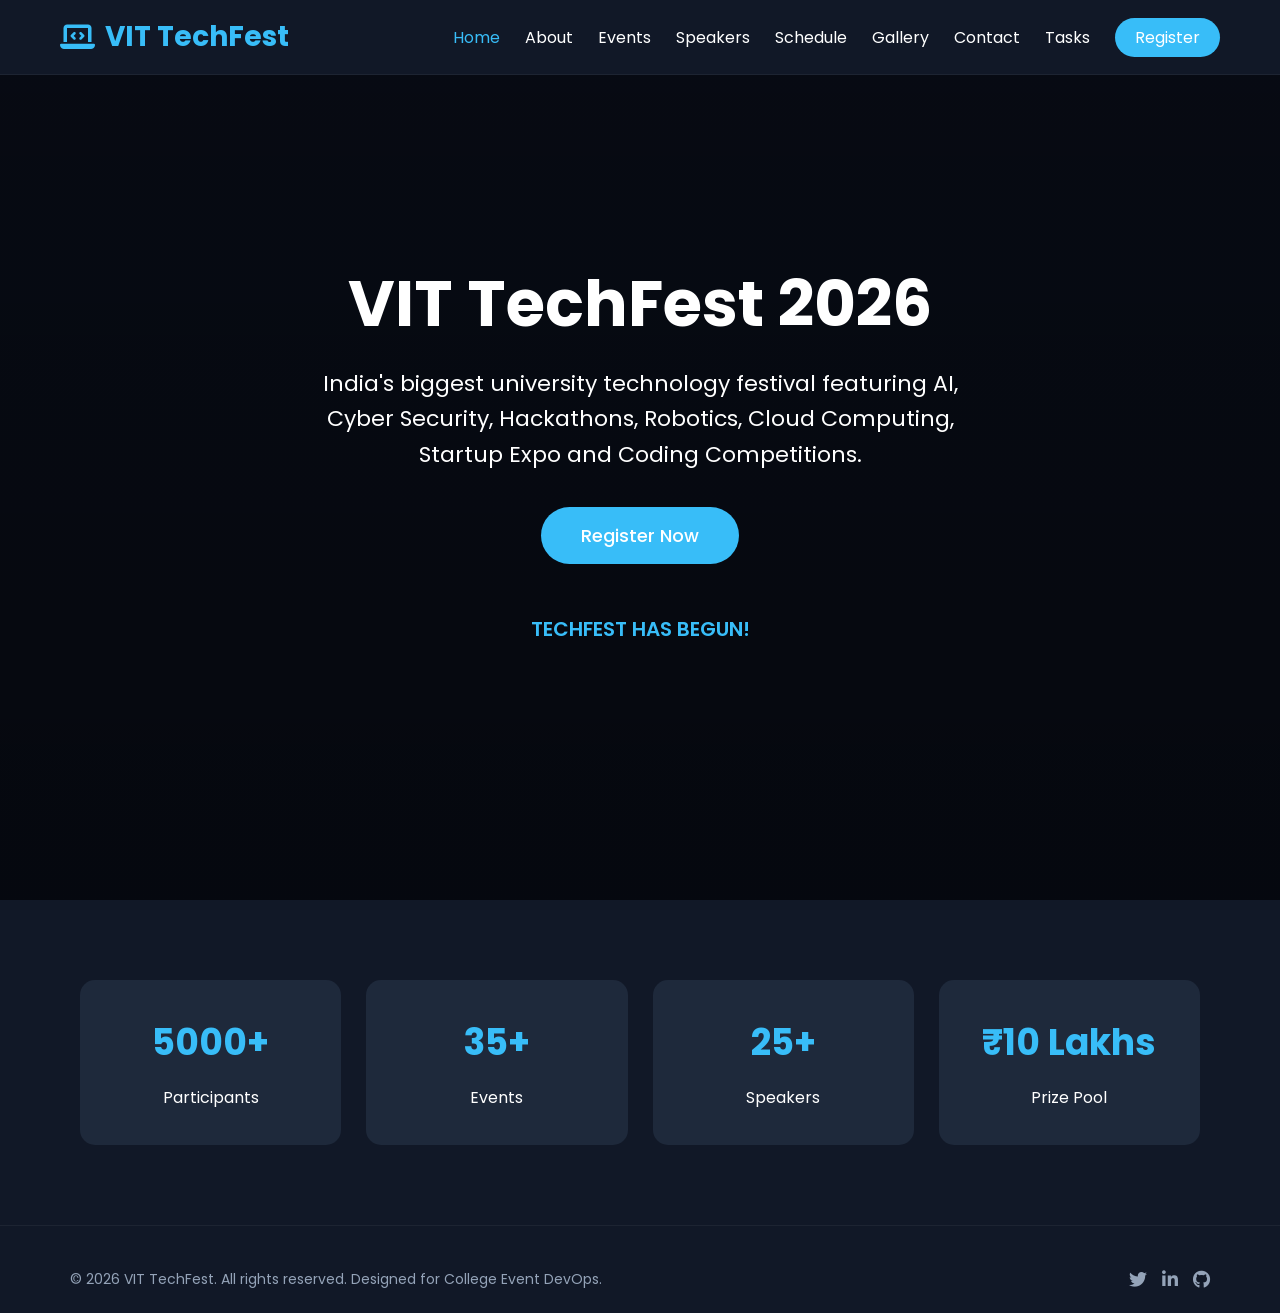
<file: src/main/resources/static/index.html>
<!DOCTYPE html>
<html lang="en">
<head>
    <meta charset="UTF-8">
    <meta name="viewport" content="width=device-width, initial-scale=1.0">
    <title>VIT TechFest 2026 | Annual Technical Symposium</title>
    <!-- FontAwesome for icons -->
    <link rel="stylesheet" href="https://cdnjs.cloudflare.com/ajax/libs/font-awesome/6.4.0/css/all.min.css">
    <!-- Custom CSS -->
    <link rel="stylesheet" href="css/style.css">
</head>
<body>

    <!-- Navigation Header -->
    <nav>
        <div class="logo">
            <i class="fas fa-laptop-code"></i>
            <span>VIT TechFest</span>
        </div>
        <button class="menu-btn" aria-label="Menu">
            <i class="fas fa-bars"></i>
        </button>
        <ul>
            <li><a href="index.html" class="active">Home</a></li>
            <li><a href="about.html">About</a></li>
            <li><a href="events.html">Events</a></li>
            <li><a href="speakers.html">Speakers</a></li>
            <li><a href="schedule.html">Schedule</a></li>
            <li><a href="gallery.html">Gallery</a></li>
            <li><a href="contact.html">Contact</a></li>
            <li><a href="tasks.html">Tasks</a></li>
            <li><a href="register.html" style="background:#38bdf8; padding:8px 20px; border-radius:20px; color:white;">Register</a></li>
        </ul>
    </nav>

    <!-- Hero Header -->
    <header>
        <h1>VIT TechFest 2026</h1>
        <p>
            India's biggest university technology festival featuring AI,
            Cyber Security, Hackathons, Robotics, Cloud Computing,
            Startup Expo and Coding Competitions.
        </p>
        <a href="register.html">
            <button>Register Now</button>
        </a>

        <div class="countdown">
            <div class="box">
                <h2 id="days">00</h2>
                <p>Days</p>
            </div>
            <div class="box">
                <h2 id="hours">00</h2>
                <p>Hours</p>
            </div>
            <div class="box">
                <h2 id="minutes">00</h2>
                <p>Minutes</p>
            </div>
            <div class="box">
                <h2 id="seconds">00</h2>
                <p>Seconds</p>
            </div>
        </div>
    </header>

    <!-- Stats Section -->
    <section class="stats">
        <div class="card">
            <h2>5000+</h2>
            <p>Participants</p>
        </div>
        <div class="card">
            <h2>35+</h2>
            <p>Events</p>
        </div>
        <div class="card">
            <h2>25+</h2>
            <p>Speakers</p>
        </div>
        <div class="card">
            <h2>₹10 Lakhs</h2>
            <p>Prize Pool</p>
        </div>
    </section>

    <!-- Footer -->
    <footer>
        <div class="container footer-bottom">
            <p>&copy; 2026 VIT TechFest. All rights reserved. Designed for College Event DevOps.</p>
            <div class="footer-socials">
                <a href="#" aria-label="Twitter"><i class="fab fa-twitter"></i></a>
                <a href="#" aria-label="LinkedIn"><i class="fab fa-linkedin-in"></i></a>
                <a href="#" aria-label="GitHub"><i class="fab fa-github"></i></a>
            </div>
        </div>
    </footer>

    <!-- Script -->
    <script src="js/script.js"></script>
</body>
</html>
</file>
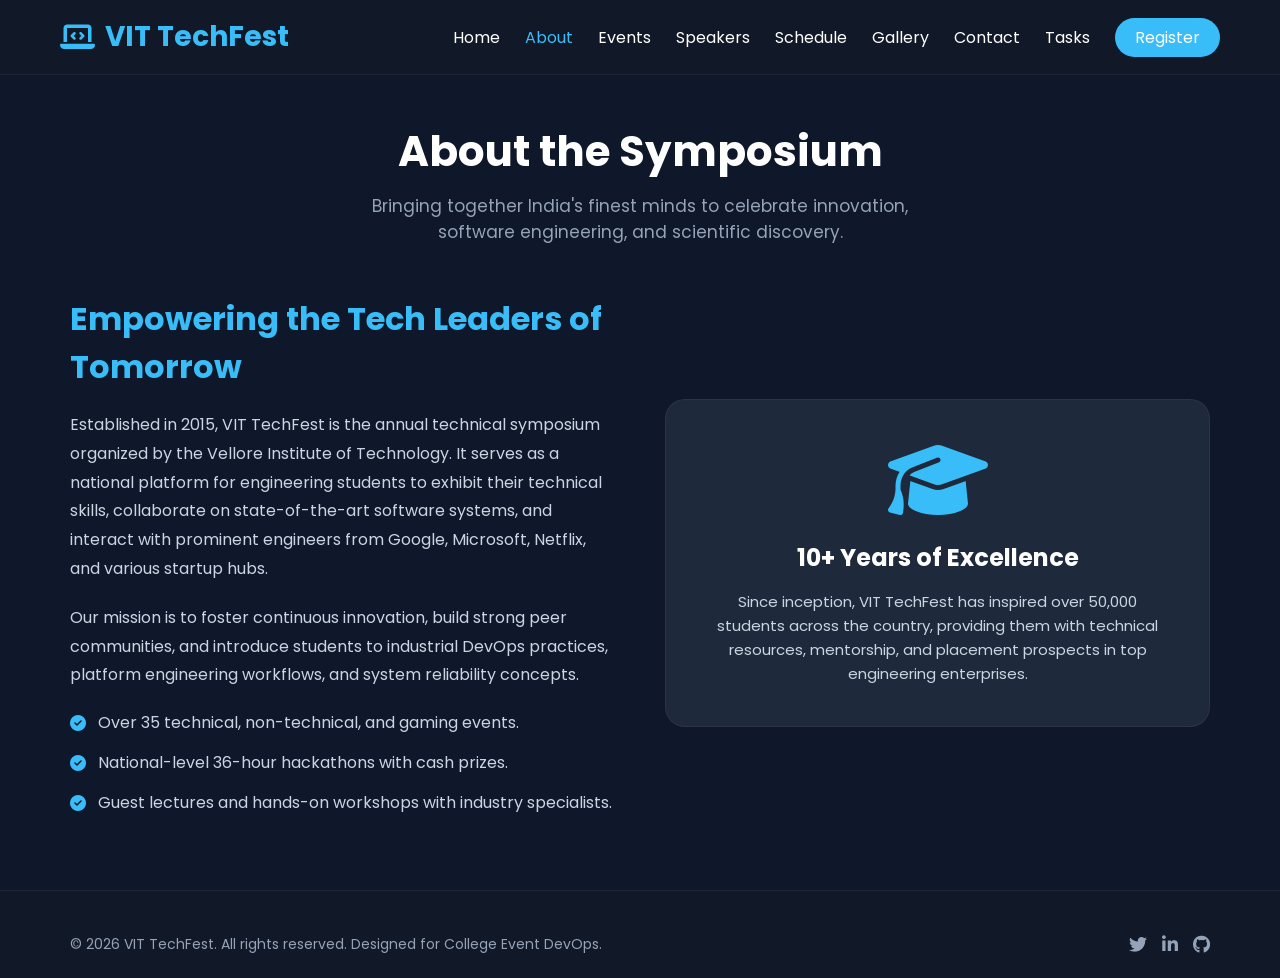
<file: src/main/resources/static/about.html>
<!DOCTYPE html>
<html lang="en">
<head>
    <meta charset="UTF-8">
    <meta name="viewport" content="width=device-width, initial-scale=1.0">
    <title>About Us | VIT TechFest 2026</title>
    <!-- FontAwesome for icons -->
    <link rel="stylesheet" href="https://cdnjs.cloudflare.com/ajax/libs/font-awesome/6.4.0/css/all.min.css">
    <!-- Custom CSS -->
    <link rel="stylesheet" href="css/style.css">
</head>
<body>

    <!-- Navigation Header -->
    <nav>
        <div class="logo">
            <i class="fas fa-laptop-code"></i>
            <span>VIT TechFest</span>
        </div>
        <button class="menu-btn" aria-label="Menu">
            <i class="fas fa-bars"></i>
        </button>
        <ul>
            <li><a href="index.html">Home</a></li>
            <li><a href="about.html" class="active">About</a></li>
            <li><a href="events.html">Events</a></li>
            <li><a href="speakers.html">Speakers</a></li>
            <li><a href="schedule.html">Schedule</a></li>
            <li><a href="gallery.html">Gallery</a></li>
            <li><a href="contact.html">Contact</a></li>
            <li><a href="tasks.html">Tasks</a></li>
            <li><a href="register.html" style="background:#38bdf8; padding:8px 20px; border-radius:20px; color:white;">Register</a></li>
        </ul>
    </nav>

    <!-- Main Content -->
    <main>
        <div class="container">
            <div class="section-header">
                <h1>About the Symposium</h1>
                <p>Bringing together India's finest minds to celebrate innovation, software engineering, and scientific discovery.</p>
            </div>

            <div class="about-grid">
                <div class="about-content">
                    <h2>Empowering the Tech Leaders of Tomorrow</h2>
                    <p>
                        Established in 2015, VIT TechFest is the annual technical symposium organized by the Vellore Institute of Technology. It serves as a national platform for engineering students to exhibit their technical skills, collaborate on state-of-the-art software systems, and interact with prominent engineers from Google, Microsoft, Netflix, and various startup hubs.
                    </p>
                    <p>
                        Our mission is to foster continuous innovation, build strong peer communities, and introduce students to industrial DevOps practices, platform engineering workflows, and system reliability concepts.
                    </p>
                    <ul class="about-features">
                        <li><i class="fas fa-check-circle"></i> Over 35 technical, non-technical, and gaming events.</li>
                        <li><i class="fas fa-check-circle"></i> National-level 36-hour hackathons with cash prizes.</li>
                        <li><i class="fas fa-check-circle"></i> Guest lectures and hands-on workshops with industry specialists.</li>
                    </ul>
                </div>

                <div class="about-visual">
                    <i class="fas fa-graduation-cap" style="font-size: 80px; color: #38bdf8; margin-bottom: 20px;"></i>
                    <h3 style="font-size: 24px; margin-bottom: 15px;">10+ Years of Excellence</h3>
                    <p style="color: #cbd5e1; font-size: 15px; line-height: 1.6;">
                        Since inception, VIT TechFest has inspired over 50,000 students across the country, providing them with technical resources, mentorship, and placement prospects in top engineering enterprises.
                    </p>
                </div>
            </div>
        </div>
    </main>

    <!-- Footer -->
    <footer>
        <div class="container footer-bottom">
            <p>&copy; 2026 VIT TechFest. All rights reserved. Designed for College Event DevOps.</p>
            <div class="footer-socials">
                <a href="#" aria-label="Twitter"><i class="fab fa-twitter"></i></a>
                <a href="#" aria-label="LinkedIn"><i class="fab fa-linkedin-in"></i></a>
                <a href="#" aria-label="GitHub"><i class="fab fa-github"></i></a>
            </div>
        </div>
    </footer>

    <!-- Script -->
    <script src="js/script.js"></script>
</body>
</html>
</file>
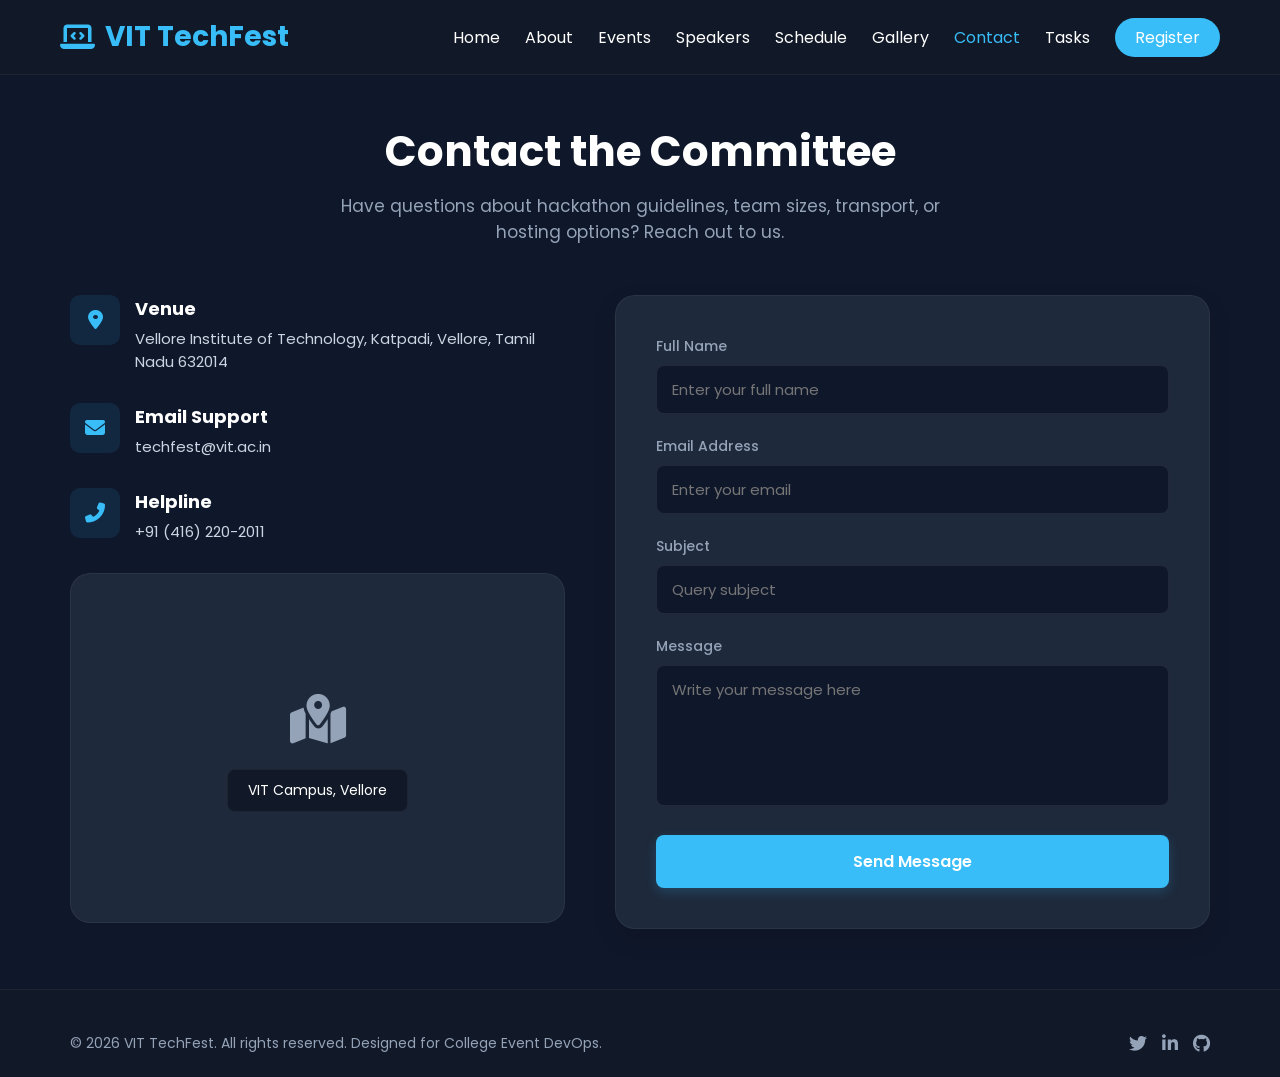
<file: src/main/resources/static/contact.html>
<!DOCTYPE html>
<html lang="en">
<head>
    <meta charset="UTF-8">
    <meta name="viewport" content="width=device-width, initial-scale=1.0">
    <title>Contact Us | VIT TechFest 2026</title>
    <!-- FontAwesome for icons -->
    <link rel="stylesheet" href="https://cdnjs.cloudflare.com/ajax/libs/font-awesome/6.4.0/css/all.min.css">
    <!-- Custom CSS -->
    <link rel="stylesheet" href="css/style.css">
</head>
<body>

    <!-- Navigation Header -->
    <nav>
        <div class="logo">
            <i class="fas fa-laptop-code"></i>
            <span>VIT TechFest</span>
        </div>
        <button class="menu-btn" aria-label="Menu">
            <i class="fas fa-bars"></i>
        </button>
        <ul>
            <li><a href="index.html">Home</a></li>
            <li><a href="about.html">About</a></li>
            <li><a href="events.html">Events</a></li>
            <li><a href="speakers.html">Speakers</a></li>
            <li><a href="schedule.html">Schedule</a></li>
            <li><a href="gallery.html">Gallery</a></li>
            <li><a href="contact.html" class="active">Contact</a></li>
            <li><a href="tasks.html">Tasks</a></li>
            <li><a href="register.html" style="background:#38bdf8; padding:8px 20px; border-radius:20px; color:white;">Register</a></li>
        </ul>
    </nav>

    <!-- Main Content -->
    <main>
        <div class="container">
            <div class="section-header">
                <h1>Contact the Committee</h1>
                <p>Have questions about hackathon guidelines, team sizes, transport, or hosting options? Reach out to us.</p>
            </div>

            <div class="contact-grid">
                <!-- Contact Details -->
                <div class="contact-details">
                    <div class="contact-item">
                        <div class="contact-icon"><i class="fas fa-map-marker-alt"></i></div>
                        <div class="contact-text">
                            <h3>Venue</h3>
                            <p>Vellore Institute of Technology, Katpadi, Vellore, Tamil Nadu 632014</p>
                        </div>
                    </div>

                    <div class="contact-item">
                        <div class="contact-icon"><i class="fas fa-envelope"></i></div>
                        <div class="contact-text">
                            <h3>Email Support</h3>
                            <p>techfest@vit.ac.in</p>
                        </div>
                    </div>

                    <div class="contact-item">
                        <div class="contact-icon"><i class="fas fa-phone-alt"></i></div>
                        <div class="contact-text">
                            <h3>Helpline</h3>
                            <p>+91 (416) 220-2011</p>
                        </div>
                    </div>

                    <!-- Campus Map Placeholder -->
                    <div class="contact-map">
                        <div class="contact-map-icon"><i class="fas fa-map-marked-alt"></i></div>
                        <div class="map-label">VIT Campus, Vellore</div>
                    </div>
                </div>

                <!-- Contact Form Card -->
                <div class="form-card" style="margin: 0;">
                    <form id="contact-form" novalidate>
                        <!-- Name -->
                        <div class="form-group">
                            <label for="contact-name" class="form-label">Full Name</label>
                            <input type="text" id="contact-name" class="form-control" placeholder="Enter your full name" required>
                            <div class="invalid-feedback">Please enter your name.</div>
                        </div>

                        <!-- Email -->
                        <div class="form-group">
                            <label for="contact-email" class="form-label">Email Address</label>
                            <input type="email" id="contact-email" class="form-control" placeholder="Enter your email" required>
                            <div class="invalid-feedback">Please enter a valid email address.</div>
                        </div>

                        <!-- Subject -->
                        <div class="form-group">
                            <label for="contact-subject" class="form-label">Subject</label>
                            <input type="text" id="contact-subject" class="form-control" placeholder="Query subject" required>
                            <div class="invalid-feedback">Please enter a subject.</div>
                        </div>

                        <!-- Message -->
                        <div class="form-group">
                            <label for="contact-message" class="form-label">Message</label>
                            <textarea id="contact-message" class="form-control" rows="5" placeholder="Write your message here" style="resize: none;" required></textarea>
                            <div class="invalid-feedback">Please enter your message.</div>
                        </div>

                        <!-- Submit -->
                        <button type="submit" class="form-btn">Send Message</button>
                    </form>
                </div>
            </div>
        </div>
    </main>

    <!-- Footer -->
    <footer>
        <div class="container footer-bottom">
            <p>&copy; 2026 VIT TechFest. All rights reserved. Designed for College Event DevOps.</p>
            <div class="footer-socials">
                <a href="#" aria-label="Twitter"><i class="fab fa-twitter"></i></a>
                <a href="#" aria-label="LinkedIn"><i class="fab fa-linkedin-in"></i></a>
                <a href="#" aria-label="GitHub"><i class="fab fa-github"></i></a>
            </div>
        </div>
    </footer>

    <!-- Script -->
    <script src="js/script.js"></script>
</body>
</html>
</file>
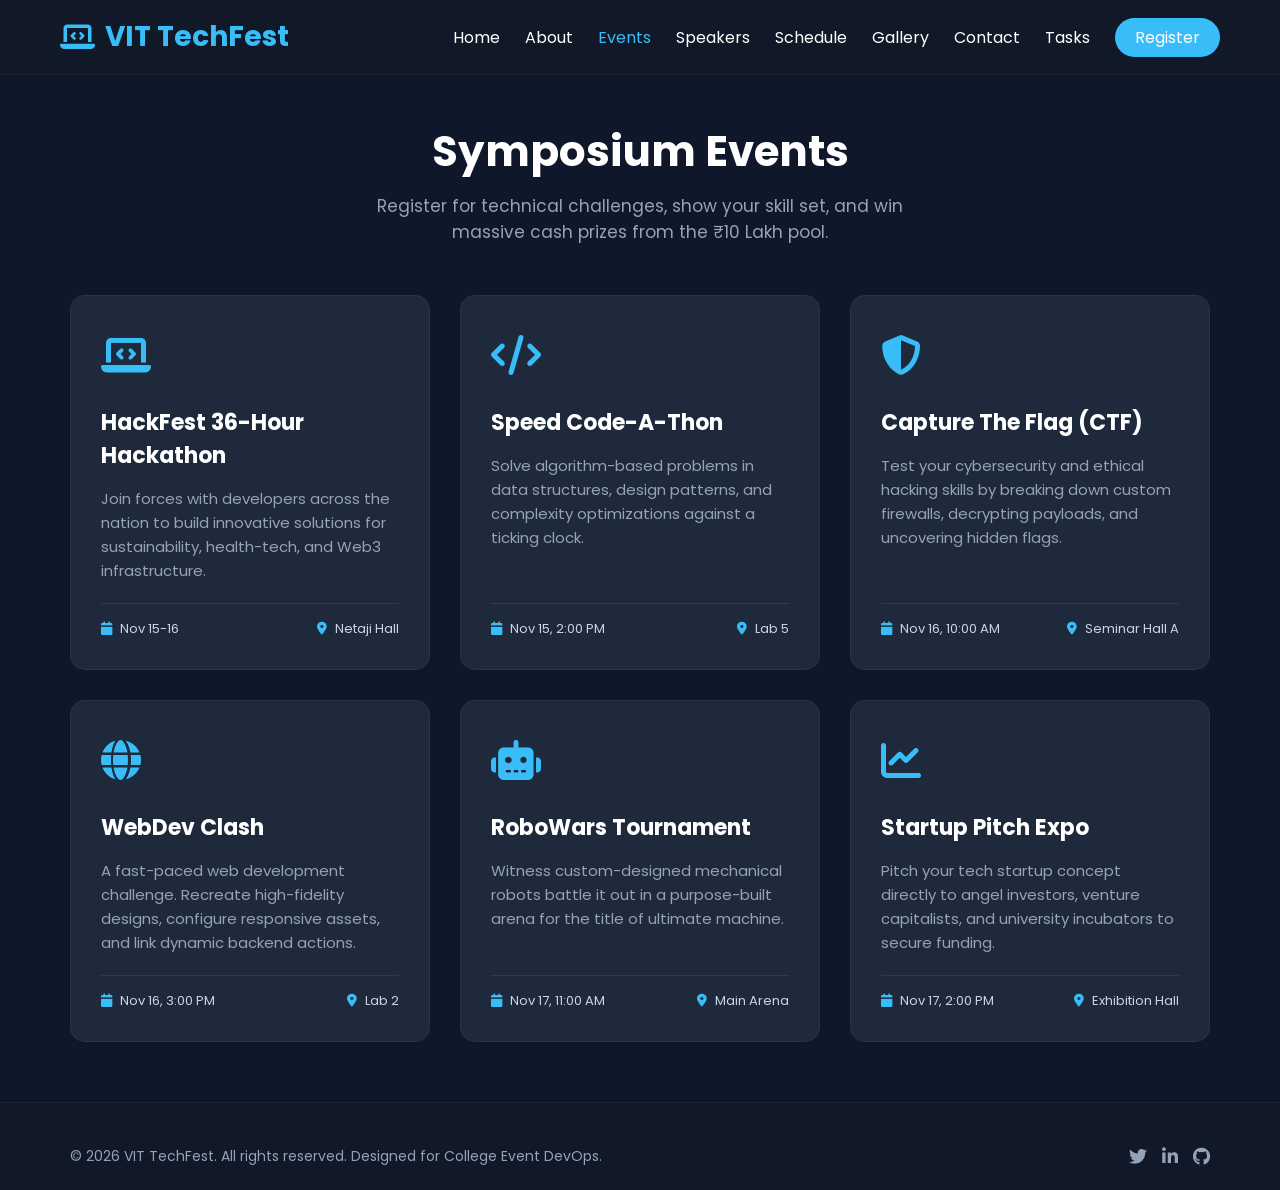
<file: src/main/resources/static/events.html>
<!DOCTYPE html>
<html lang="en">
<head>
    <meta charset="UTF-8">
    <meta name="viewport" content="width=device-width, initial-scale=1.0">
    <title>Symposium Events | VIT TechFest 2026</title>
    <!-- FontAwesome for icons -->
    <link rel="stylesheet" href="https://cdnjs.cloudflare.com/ajax/libs/font-awesome/6.4.0/css/all.min.css">
    <!-- Custom CSS -->
    <link rel="stylesheet" href="css/style.css">
</head>
<body>

    <!-- Navigation Header -->
    <nav>
        <div class="logo">
            <i class="fas fa-laptop-code"></i>
            <span>VIT TechFest</span>
        </div>
        <button class="menu-btn" aria-label="Menu">
            <i class="fas fa-bars"></i>
        </button>
        <ul>
            <li><a href="index.html">Home</a></li>
            <li><a href="about.html">About</a></li>
            <li><a href="events.html" class="active">Events</a></li>
            <li><a href="speakers.html">Speakers</a></li>
            <li><a href="schedule.html">Schedule</a></li>
            <li><a href="gallery.html">Gallery</a></li>
            <li><a href="contact.html">Contact</a></li>
            <li><a href="tasks.html">Tasks</a></li>
            <li><a href="register.html" style="background:#38bdf8; padding:8px 20px; border-radius:20px; color:white;">Register</a></li>
        </ul>
    </nav>

    <!-- Main Content -->
    <main>
        <div class="container">
            <div class="section-header">
                <h1>Symposium Events</h1>
                <p>Register for technical challenges, show your skill set, and win massive cash prizes from the ₹10 Lakh pool.</p>
            </div>

            <div class="events-grid">
                <!-- Event 1: Hackathon -->
                <div class="event-card">
                    <div>
                        <div class="event-icon"><i class="fas fa-laptop-code"></i></div>
                        <h3>HackFest 36-Hour Hackathon</h3>
                        <p>Join forces with developers across the nation to build innovative solutions for sustainability, health-tech, and Web3 infrastructure.</p>
                    </div>
                    <div class="event-meta">
                        <span><i class="fas fa-calendar"></i> Nov 15-16</span>
                        <span><i class="fas fa-map-marker-alt"></i> Netaji Hall</span>
                    </div>
                </div>

                <!-- Event 2: Coding Contest -->
                <div class="event-card">
                    <div>
                        <div class="event-icon"><i class="fas fa-code"></i></div>
                        <h3>Speed Code-A-Thon</h3>
                        <p>Solve algorithm-based problems in data structures, design patterns, and complexity optimizations against a ticking clock.</p>
                    </div>
                    <div class="event-meta">
                        <span><i class="fas fa-calendar"></i> Nov 15, 2:00 PM</span>
                        <span><i class="fas fa-map-marker-alt"></i> Lab 5</span>
                    </div>
                </div>

                <!-- Event 3: Cyber Security -->
                <div class="event-card">
                    <div>
                        <div class="event-icon"><i class="fas fa-shield-halved"></i></div>
                        <h3>Capture The Flag (CTF)</h3>
                        <p>Test your cybersecurity and ethical hacking skills by breaking down custom firewalls, decrypting payloads, and uncovering hidden flags.</p>
                    </div>
                    <div class="event-meta">
                        <span><i class="fas fa-calendar"></i> Nov 16, 10:00 AM</span>
                        <span><i class="fas fa-map-marker-alt"></i> Seminar Hall A</span>
                    </div>
                </div>

                <!-- Event 4: WebDev Clash -->
                <div class="event-card">
                    <div>
                        <div class="event-icon"><i class="fas fa-globe"></i></div>
                        <h3>WebDev Clash</h3>
                        <p>A fast-paced web development challenge. Recreate high-fidelity designs, configure responsive assets, and link dynamic backend actions.</p>
                    </div>
                    <div class="event-meta">
                        <span><i class="fas fa-calendar"></i> Nov 16, 3:00 PM</span>
                        <span><i class="fas fa-map-marker-alt"></i> Lab 2</span>
                    </div>
                </div>

                <!-- Event 5: RoboWars -->
                <div class="event-card">
                    <div>
                        <div class="event-icon"><i class="fas fa-robot"></i></div>
                        <h3>RoboWars Tournament</h3>
                        <p>Witness custom-designed mechanical robots battle it out in a purpose-built arena for the title of ultimate machine.</p>
                    </div>
                    <div class="event-meta">
                        <span><i class="fas fa-calendar"></i> Nov 17, 11:00 AM</span>
                        <span><i class="fas fa-map-marker-alt"></i> Main Arena</span>
                    </div>
                </div>

                <!-- Event 6: Startup Expo -->
                <div class="event-card">
                    <div>
                        <div class="event-icon"><i class="fas fa-chart-line"></i></div>
                        <h3>Startup Pitch Expo</h3>
                        <p>Pitch your tech startup concept directly to angel investors, venture capitalists, and university incubators to secure funding.</p>
                    </div>
                    <div class="event-meta">
                        <span><i class="fas fa-calendar"></i> Nov 17, 2:00 PM</span>
                        <span><i class="fas fa-map-marker-alt"></i> Exhibition Hall</span>
                    </div>
                </div>
            </div>
        </div>
    </main>

    <!-- Footer -->
    <footer>
        <div class="container footer-bottom">
            <p>&copy; 2026 VIT TechFest. All rights reserved. Designed for College Event DevOps.</p>
            <div class="footer-socials">
                <a href="#" aria-label="Twitter"><i class="fab fa-twitter"></i></a>
                <a href="#" aria-label="LinkedIn"><i class="fab fa-linkedin-in"></i></a>
                <a href="#" aria-label="GitHub"><i class="fab fa-github"></i></a>
            </div>
        </div>
    </footer>

    <!-- Script -->
    <script src="js/script.js"></script>
</body>
</html>
</file>
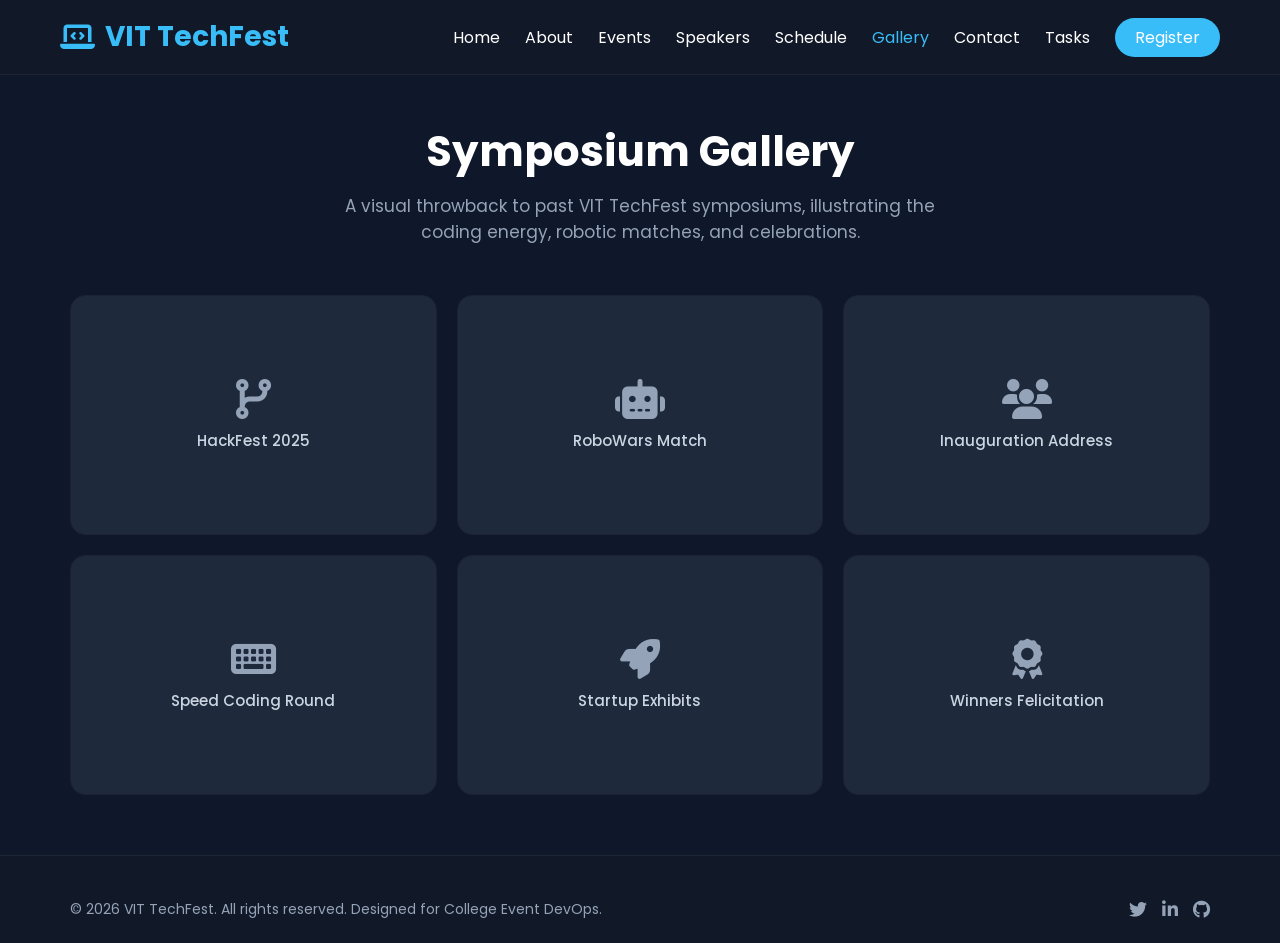
<file: src/main/resources/static/gallery.html>
<!DOCTYPE html>
<html lang="en">
<head>
    <meta charset="UTF-8">
    <meta name="viewport" content="width=device-width, initial-scale=1.0">
    <title>Gallery | VIT TechFest 2026</title>
    <!-- FontAwesome for icons -->
    <link rel="stylesheet" href="https://cdnjs.cloudflare.com/ajax/libs/font-awesome/6.4.0/css/all.min.css">
    <!-- Custom CSS -->
    <link rel="stylesheet" href="css/style.css">
</head>
<body>

    <!-- Navigation Header -->
    <nav>
        <div class="logo">
            <i class="fas fa-laptop-code"></i>
            <span>VIT TechFest</span>
        </div>
        <button class="menu-btn" aria-label="Menu">
            <i class="fas fa-bars"></i>
        </button>
        <ul>
            <li><a href="index.html">Home</a></li>
            <li><a href="about.html">About</a></li>
            <li><a href="events.html">Events</a></li>
            <li><a href="speakers.html">Speakers</a></li>
            <li><a href="schedule.html">Schedule</a></li>
            <li><a href="gallery.html" class="active">Gallery</a></li>
            <li><a href="contact.html">Contact</a></li>
            <li><a href="tasks.html">Tasks</a></li>
            <li><a href="register.html" style="background:#38bdf8; padding:8px 20px; border-radius:20px; color:white;">Register</a></li>
        </ul>
    </nav>

    <!-- Main Content -->
    <main>
        <div class="container">
            <div class="section-header">
                <h1>Symposium Gallery</h1>
                <p>A visual throwback to past VIT TechFest symposiums, illustrating the coding energy, robotic matches, and celebrations.</p>
            </div>

            <div class="gallery-grid">
                <!-- Gallery 1 -->
                <div class="gallery-card">
                    <div class="gallery-placeholder">
                        <i class="fas fa-code-branch"></i>
                        <p>HackFest 2025</p>
                    </div>
                    <div class="gallery-overlay">
                        <h4>HackFest Coding Hall</h4>
                        <span>36-Hour Hackathon</span>
                    </div>
                </div>

                <!-- Gallery 2 -->
                <div class="gallery-card">
                    <div class="gallery-placeholder">
                        <i class="fas fa-robot"></i>
                        <p>RoboWars Match</p>
                    </div>
                    <div class="gallery-overlay">
                        <h4>Heavyweight Robot Combat</h4>
                        <span>Robotics Arena</span>
                    </div>
                </div>

                <!-- Gallery 3 -->
                <div class="gallery-card">
                    <div class="gallery-placeholder">
                        <i class="fas fa-users"></i>
                        <p>Inauguration Address</p>
                    </div>
                    <div class="gallery-overlay">
                        <h4>Chancellor's Welcome Speech</h4>
                        <span>Auditorium</span>
                    </div>
                </div>

                <!-- Gallery 4 -->
                <div class="gallery-card">
                    <div class="gallery-placeholder">
                        <i class="fas fa-keyboard"></i>
                        <p>Speed Coding Round</p>
                    </div>
                    <div class="gallery-overlay">
                        <h4>Algorithm Optimization Challenge</h4>
                        <span>Computer Lab 5</span>
                    </div>
                </div>

                <!-- Gallery 5 -->
                <div class="gallery-card">
                    <div class="gallery-placeholder">
                        <i class="fas fa-rocket"></i>
                        <p>Startup Exhibits</p>
                    </div>
                    <div class="gallery-overlay">
                        <h4>Product Demos & Pitches</h4>
                        <span>Exhibition Ground</span>
                    </div>
                </div>

                <!-- Gallery 6 -->
                <div class="gallery-card">
                    <div class="gallery-placeholder">
                        <i class="fas fa-award"></i>
                        <p>Winners Felicitation</p>
                    </div>
                    <div class="gallery-overlay">
                        <h4>Valedictory Function</h4>
                        <span>Netaji Seminar Hall</span>
                    </div>
                </div>
            </div>
        </div>
    </main>

    <!-- Footer -->
    <footer>
        <div class="container footer-bottom">
            <p>&copy; 2026 VIT TechFest. All rights reserved. Designed for College Event DevOps.</p>
            <div class="footer-socials">
                <a href="#" aria-label="Twitter"><i class="fab fa-twitter"></i></a>
                <a href="#" aria-label="LinkedIn"><i class="fab fa-linkedin-in"></i></a>
                <a href="#" aria-label="GitHub"><i class="fab fa-github"></i></a>
            </div>
        </div>
    </footer>

    <!-- Script -->
    <script src="js/script.js"></script>
</body>
</html>
</file>
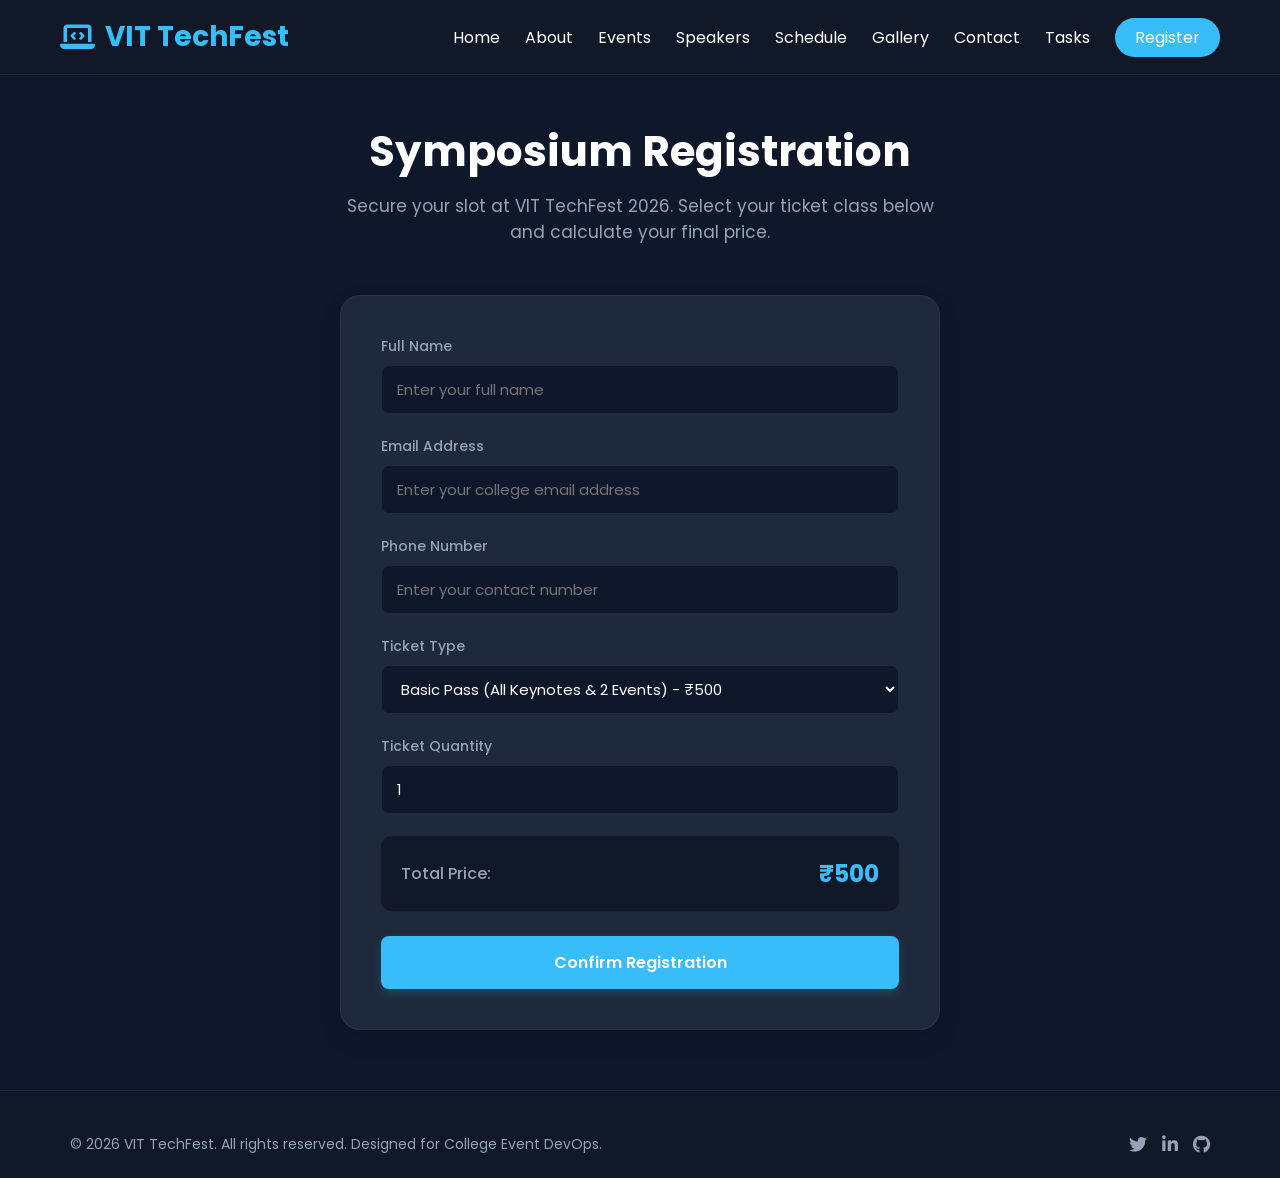
<file: src/main/resources/static/register.html>
<!DOCTYPE html>
<html lang="en">
<head>
    <meta charset="UTF-8">
    <meta name="viewport" content="width=device-width, initial-scale=1.0">
    <title>Register | VIT TechFest 2026</title>
    <!-- FontAwesome for icons -->
    <link rel="stylesheet" href="https://cdnjs.cloudflare.com/ajax/libs/font-awesome/6.4.0/css/all.min.css">
    <!-- Custom CSS -->
    <link rel="stylesheet" href="css/style.css">
</head>
<body>

    <!-- Navigation Header -->
    <nav>
        <div class="logo">
            <i class="fas fa-laptop-code"></i>
            <span>VIT TechFest</span>
        </div>
        <button class="menu-btn" aria-label="Menu">
            <i class="fas fa-bars"></i>
        </button>
        <ul>
            <li><a href="index.html">Home</a></li>
            <li><a href="about.html">About</a></li>
            <li><a href="events.html">Events</a></li>
            <li><a href="speakers.html">Speakers</a></li>
            <li><a href="schedule.html">Schedule</a></li>
            <li><a href="gallery.html">Gallery</a></li>
            <li><a href="contact.html">Contact</a></li>
            <li><a href="tasks.html">Tasks</a></li>
            <li><a href="register.html" class="active" style="background:#38bdf8; padding:8px 20px; border-radius:20px; color:white;">Register</a></li>
        </ul>
    </nav>

    <!-- Main Content -->
    <main>
        <div class="container">
            <div class="section-header">
                <h1>Symposium Registration</h1>
                <p>Secure your slot at VIT TechFest 2026. Select your ticket class below and calculate your final price.</p>
            </div>

            <!-- Registration Form Card -->
            <div class="form-card" style="max-width: 600px; margin: 0 auto;">
                <form id="register-form" novalidate>
                    <!-- Name -->
                    <div class="form-group">
                        <label for="reg-name" class="form-label">Full Name</label>
                        <input type="text" id="reg-name" class="form-control" placeholder="Enter your full name" required>
                        <div class="invalid-feedback">Please enter your name.</div>
                    </div>

                    <!-- Email -->
                    <div class="form-group">
                        <label for="reg-email" class="form-label">Email Address</label>
                        <input type="email" id="reg-email" class="form-control" placeholder="Enter your college email address" required>
                        <div class="invalid-feedback">Please enter a valid email address.</div>
                    </div>

                    <!-- Phone -->
                    <div class="form-group">
                        <label for="reg-phone" class="form-label">Phone Number</label>
                        <input type="tel" id="reg-phone" class="form-control" placeholder="Enter your contact number" required>
                        <div class="invalid-feedback">Please enter your phone number.</div>
                    </div>

                    <!-- Ticket Type -->
                    <div class="form-group">
                        <label for="ticket-type" class="form-label">Ticket Type</label>
                        <select id="ticket-type" class="form-control" required>
                            <option value="500" selected>Basic Pass (All Keynotes & 2 Events) - ₹500</option>
                            <option value="1000">Pro Pass (All Keynotes, Workshops & 5 Events) - ₹1,000</option>
                            <option value="1500">HackFest Pass (All Keynotes, HackFest Access & meals) - ₹1,500</option>
                        </select>
                    </div>

                    <!-- Ticket Quantity -->
                    <div class="form-group">
                        <label for="ticket-quantity" class="form-label">Ticket Quantity</label>
                        <input type="number" id="ticket-quantity" class="form-control" min="1" max="10" value="1" required>
                        <div class="invalid-feedback">Quantity must be between 1 and 10.</div>
                    </div>

                    <!-- Ticket Price Info Display -->
                    <div class="pricing-info">
                        <span>Total Price:</span>
                        <h3 id="total-price">₹500</h3>
                    </div>

                    <!-- Submit -->
                    <button type="submit" class="form-btn">Confirm Registration</button>
                </form>
            </div>
        </div>
    </main>

    <!-- Footer -->
    <footer>
        <div class="container footer-bottom">
            <p>&copy; 2026 VIT TechFest. All rights reserved. Designed for College Event DevOps.</p>
            <div class="footer-socials">
                <a href="#" aria-label="Twitter"><i class="fab fa-twitter"></i></a>
                <a href="#" aria-label="LinkedIn"><i class="fab fa-linkedin-in"></i></a>
                <a href="#" aria-label="GitHub"><i class="fab fa-github"></i></a>
            </div>
        </div>
    </footer>

    <!-- Script -->
    <script src="js/script.js"></script>
</body>
</html>
</file>
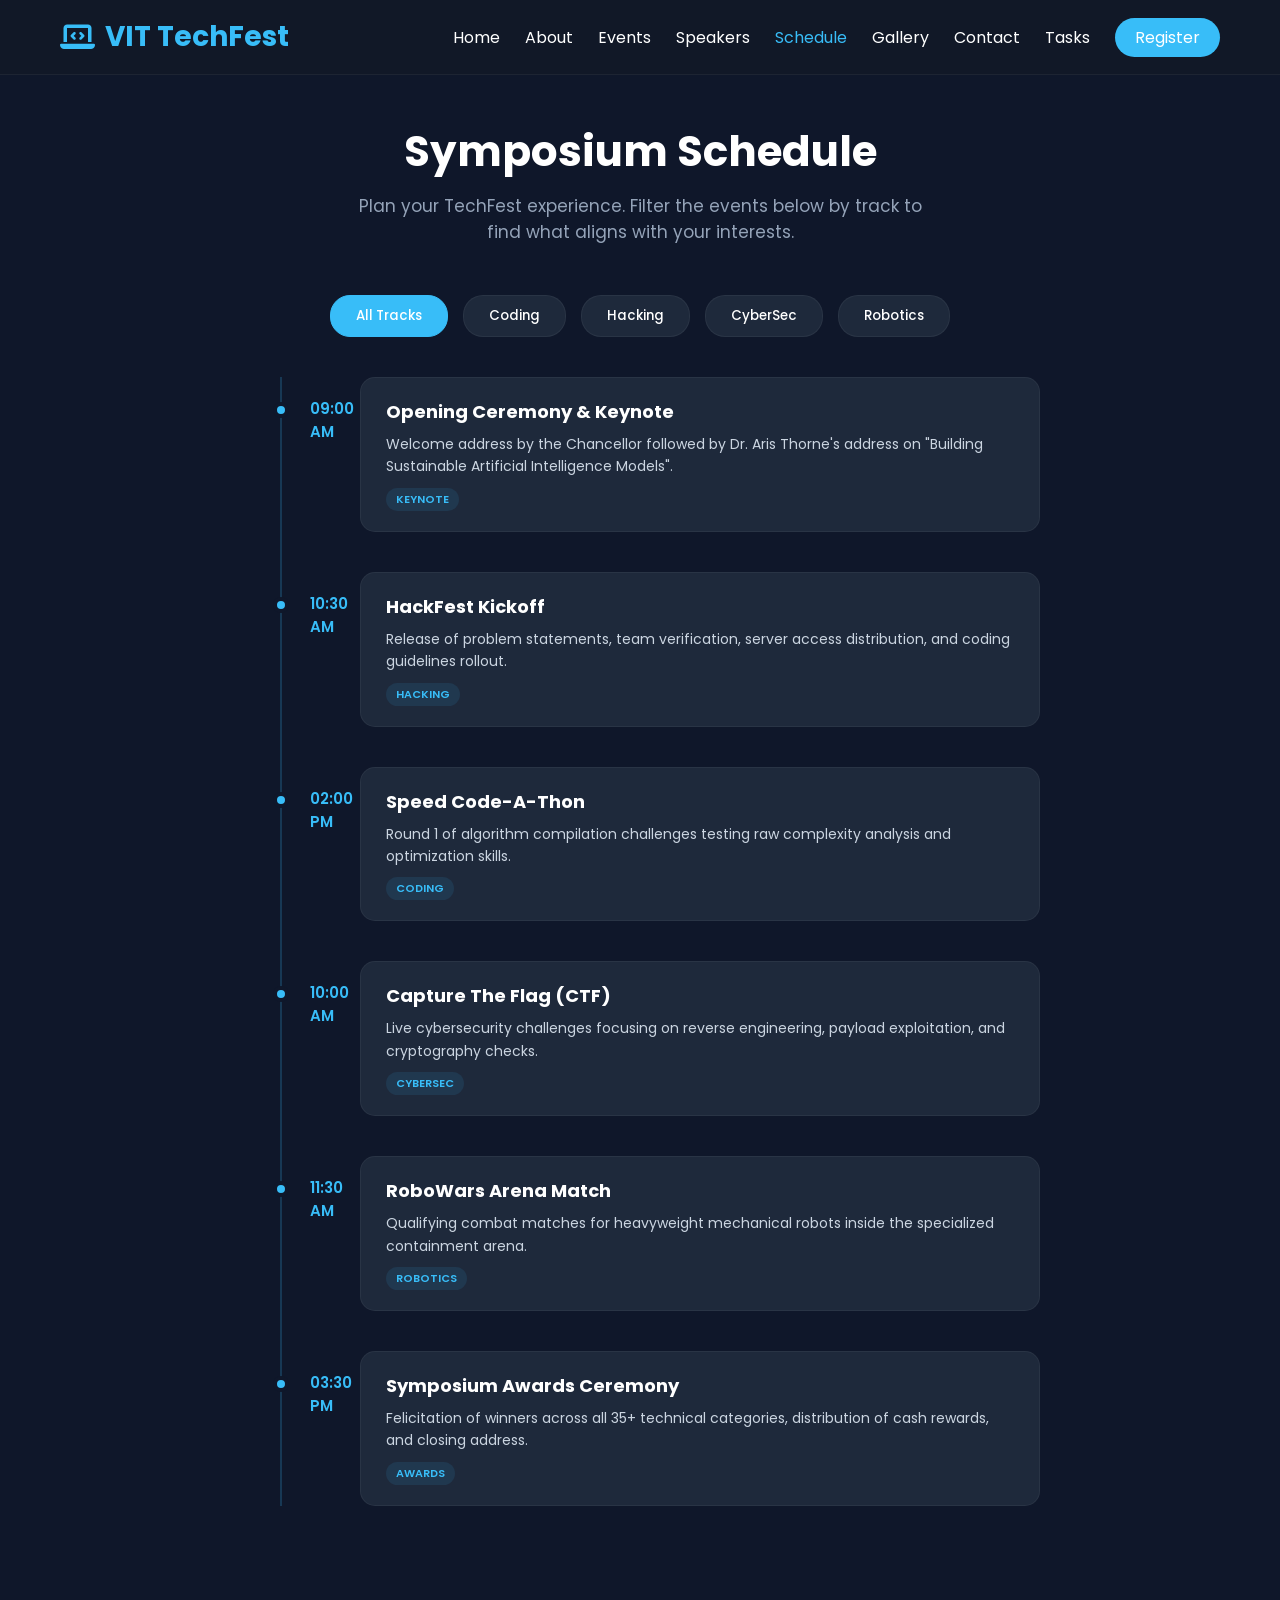
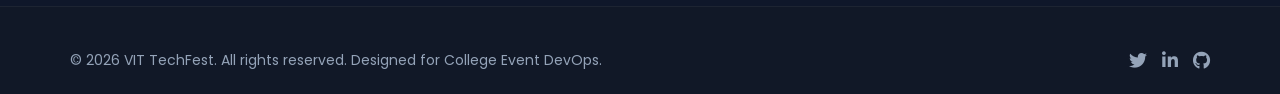
<file: src/main/resources/static/schedule.html>
<!DOCTYPE html>
<html lang="en">
<head>
    <meta charset="UTF-8">
    <meta name="viewport" content="width=device-width, initial-scale=1.0">
    <title>Event Schedule | VIT TechFest 2026</title>
    <!-- FontAwesome for icons -->
    <link rel="stylesheet" href="https://cdnjs.cloudflare.com/ajax/libs/font-awesome/6.4.0/css/all.min.css">
    <!-- Custom CSS -->
    <link rel="stylesheet" href="css/style.css">
</head>
<body>

    <!-- Navigation Header -->
    <nav>
        <div class="logo">
            <i class="fas fa-laptop-code"></i>
            <span>VIT TechFest</span>
        </div>
        <button class="menu-btn" aria-label="Menu">
            <i class="fas fa-bars"></i>
        </button>
        <ul>
            <li><a href="index.html">Home</a></li>
            <li><a href="about.html">About</a></li>
            <li><a href="events.html">Events</a></li>
            <li><a href="speakers.html">Speakers</a></li>
            <li><a href="schedule.html" class="active">Schedule</a></li>
            <li><a href="gallery.html">Gallery</a></li>
            <li><a href="contact.html">Contact</a></li>
            <li><a href="tasks.html">Tasks</a></li>
            <li><a href="register.html" style="background:#38bdf8; padding:8px 20px; border-radius:20px; color:white;">Register</a></li>
        </ul>
    </nav>

    <!-- Main Content -->
    <main>
        <div class="container">
            <div class="section-header">
                <h1>Symposium Schedule</h1>
                <p>Plan your TechFest experience. Filter the events below by track to find what aligns with your interests.</p>
            </div>

            <!-- Schedule Filters -->
            <div class="schedule-filter">
                <button class="filter-btn active" data-filter="all">All Tracks</button>
                <button class="filter-btn" data-filter="coding">Coding</button>
                <button class="filter-btn" data-filter="hacking">Hacking</button>
                <button class="filter-btn" data-filter="cyber">CyberSec</button>
                <button class="filter-btn" data-filter="robotics">Robotics</button>
            </div>

            <!-- Timeline -->
            <div class="timeline">
                <!-- Timeline Item 1 -->
                <div class="timeline-item">
                    <div class="timeline-dot"></div>
                    <div class="timeline-time">09:00 AM</div>
                    <div class="timeline-content">
                        <h3>Opening Ceremony & Keynote</h3>
                        <p>Welcome address by the Chancellor followed by Dr. Aris Thorne's address on "Building Sustainable Artificial Intelligence Models".</p>
                        <span class="track-tag">Keynote</span>
                    </div>
                </div>

                <!-- Timeline Item 2 -->
                <div class="timeline-item">
                    <div class="timeline-dot"></div>
                    <div class="timeline-time">10:30 AM</div>
                    <div class="timeline-content">
                        <h3>HackFest Kickoff</h3>
                        <p>Release of problem statements, team verification, server access distribution, and coding guidelines rollout.</p>
                        <span class="track-tag">Hacking</span>
                    </div>
                </div>

                <!-- Timeline Item 3 -->
                <div class="timeline-item">
                    <div class="timeline-dot"></div>
                    <div class="timeline-time">02:00 PM</div>
                    <div class="timeline-content">
                        <h3>Speed Code-A-Thon</h3>
                        <p>Round 1 of algorithm compilation challenges testing raw complexity analysis and optimization skills.</p>
                        <span class="track-tag">Coding</span>
                    </div>
                </div>

                <!-- Timeline Item 4 -->
                <div class="timeline-item">
                    <div class="timeline-dot"></div>
                    <div class="timeline-time">10:00 AM</div>
                    <div class="timeline-content">
                        <h3>Capture The Flag (CTF)</h3>
                        <p>Live cybersecurity challenges focusing on reverse engineering, payload exploitation, and cryptography checks.</p>
                        <span class="track-tag">CyberSec</span>
                    </div>
                </div>

                <!-- Timeline Item 5 -->
                <div class="timeline-item">
                    <div class="timeline-dot"></div>
                    <div class="timeline-time">11:30 AM</div>
                    <div class="timeline-content">
                        <h3>RoboWars Arena Match</h3>
                        <p>Qualifying combat matches for heavyweight mechanical robots inside the specialized containment arena.</p>
                        <span class="track-tag">Robotics</span>
                    </div>
                </div>

                <!-- Timeline Item 6 -->
                <div class="timeline-item">
                    <div class="timeline-dot"></div>
                    <div class="timeline-time">03:30 PM</div>
                    <div class="timeline-content">
                        <h3>Symposium Awards Ceremony</h3>
                        <p>Felicitation of winners across all 35+ technical categories, distribution of cash rewards, and closing address.</p>
                        <span class="track-tag">Awards</span>
                    </div>
                </div>
            </div>
        </div>
    </main>

    <!-- Footer -->
    <footer>
        <div class="container footer-bottom">
            <p>&copy; 2026 VIT TechFest. All rights reserved. Designed for College Event DevOps.</p>
            <div class="footer-socials">
                <a href="#" aria-label="Twitter"><i class="fab fa-twitter"></i></a>
                <a href="#" aria-label="LinkedIn"><i class="fab fa-linkedin-in"></i></a>
                <a href="#" aria-label="GitHub"><i class="fab fa-github"></i></a>
            </div>
        </div>
    </footer>

    <!-- Script -->
    <script src="js/script.js"></script>
</body>
</html>
</file>
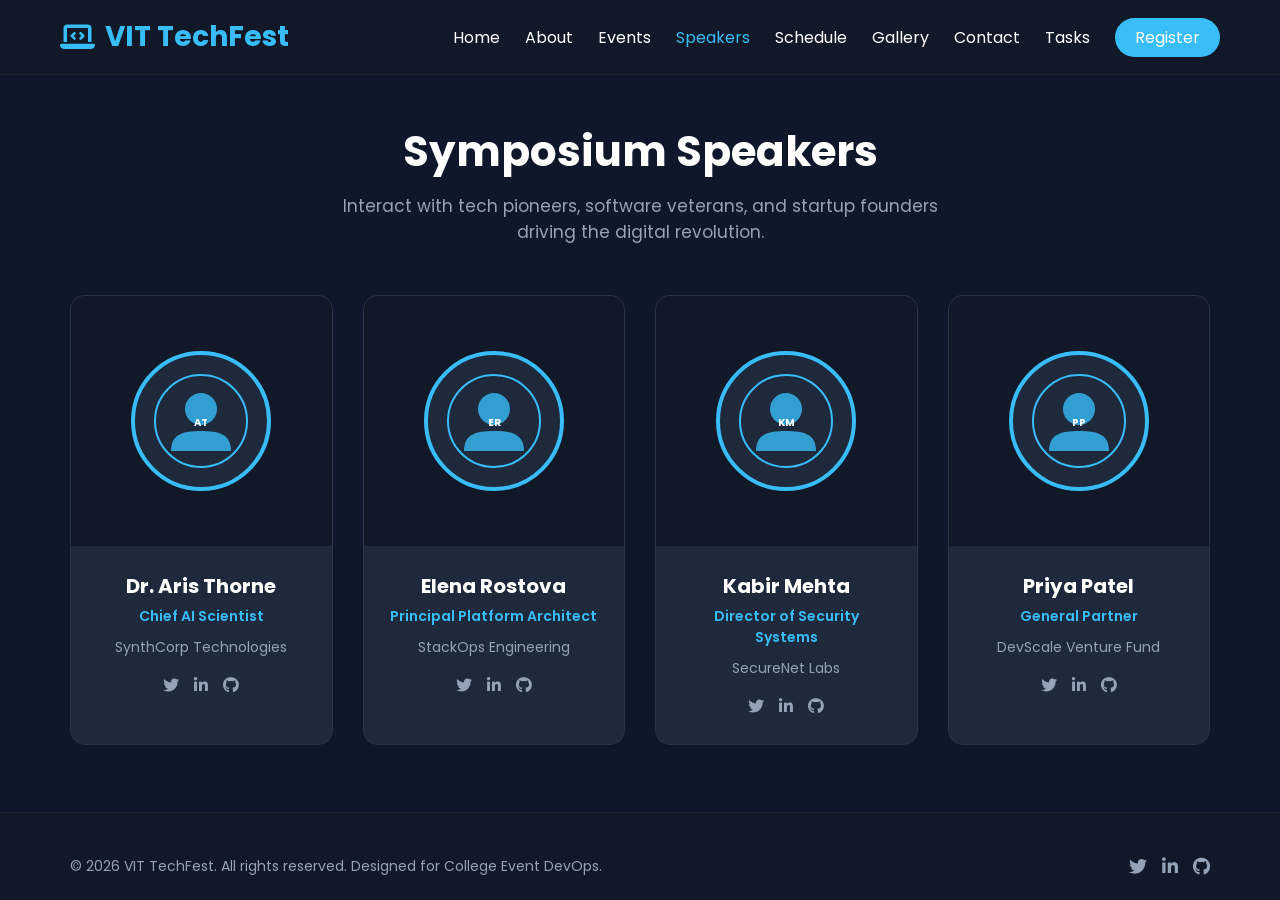
<file: src/main/resources/static/speakers.html>
<!DOCTYPE html>
<html lang="en">
<head>
    <meta charset="UTF-8">
    <meta name="viewport" content="width=device-width, initial-scale=1.0">
    <title>Symposium Speakers | VIT TechFest 2026</title>
    <!-- FontAwesome for icons -->
    <link rel="stylesheet" href="https://cdnjs.cloudflare.com/ajax/libs/font-awesome/6.4.0/css/all.min.css">
    <!-- Custom CSS -->
    <link rel="stylesheet" href="css/style.css">
</head>
<body>

    <!-- Navigation Header -->
    <nav>
        <div class="logo">
            <i class="fas fa-laptop-code"></i>
            <span>VIT TechFest</span>
        </div>
        <button class="menu-btn" aria-label="Menu">
            <i class="fas fa-bars"></i>
        </button>
        <ul>
            <li><a href="index.html">Home</a></li>
            <li><a href="about.html">About</a></li>
            <li><a href="events.html">Events</a></li>
            <li><a href="speakers.html" class="active">Speakers</a></li>
            <li><a href="schedule.html">Schedule</a></li>
            <li><a href="gallery.html">Gallery</a></li>
            <li><a href="contact.html">Contact</a></li>
            <li><a href="tasks.html">Tasks</a></li>
            <li><a href="register.html" style="background:#38bdf8; padding:8px 20px; border-radius:20px; color:white;">Register</a></li>
        </ul>
    </nav>

    <!-- Main Content -->
    <main>
        <div class="container">
            <div class="section-header">
                <h1>Symposium Speakers</h1>
                <p>Interact with tech pioneers, software veterans, and startup founders driving the digital revolution.</p>
            </div>

            <div class="speakers-grid">
                <!-- Speaker 1 -->
                <div class="speaker-card">
                    <div class="speaker-img-wrapper">
                        <div class="speaker-avatar">
                            <svg viewBox="0 0 100 100" width="100" height="100" xmlns="http://www.w3.org/2000/svg">
                                <circle cx="50" cy="50" r="46" fill="none" stroke="#38bdf8" stroke-width="2"/>
                                <circle cx="50" cy="38" r="16" fill="#38bdf8" opacity="0.8"/>
                                <path d="M20 80C20 63 32 60 50 60S80 63 80 80H20Z" fill="#38bdf8" opacity="0.8"/>
                                <text x="50" y="55" font-family="sans-serif" font-size="10" fill="#fff" text-anchor="middle" font-weight="bold">AT</text>
                            </svg>
                        </div>
                    </div>
                    <div class="speaker-info">
                        <h3>Dr. Aris Thorne</h3>
                        <div class="role">Chief AI Scientist</div>
                        <div class="company">SynthCorp Technologies</div>
                        <div class="speaker-socials">
                            <a href="#" aria-label="Twitter"><i class="fab fa-twitter"></i></a>
                            <a href="#" aria-label="LinkedIn"><i class="fab fa-linkedin-in"></i></a>
                            <a href="#" aria-label="GitHub"><i class="fab fa-github"></i></a>
                        </div>
                    </div>
                </div>

                <!-- Speaker 2 -->
                <div class="speaker-card">
                    <div class="speaker-img-wrapper">
                        <div class="speaker-avatar">
                            <svg viewBox="0 0 100 100" width="100" height="100" xmlns="http://www.w3.org/2000/svg">
                                <circle cx="50" cy="50" r="46" fill="none" stroke="#38bdf8" stroke-width="2"/>
                                <circle cx="50" cy="38" r="16" fill="#38bdf8" opacity="0.8"/>
                                <path d="M20 80C20 63 32 60 50 60S80 63 80 80H20Z" fill="#38bdf8" opacity="0.8"/>
                                <text x="50" y="55" font-family="sans-serif" font-size="10" fill="#fff" text-anchor="middle" font-weight="bold">ER</text>
                            </svg>
                        </div>
                    </div>
                    <div class="speaker-info">
                        <h3>Elena Rostova</h3>
                        <div class="role">Principal Platform Architect</div>
                        <div class="company">StackOps Engineering</div>
                        <div class="speaker-socials">
                            <a href="#" aria-label="Twitter"><i class="fab fa-twitter"></i></a>
                            <a href="#" aria-label="LinkedIn"><i class="fab fa-linkedin-in"></i></a>
                            <a href="#" aria-label="GitHub"><i class="fab fa-github"></i></a>
                        </div>
                    </div>
                </div>

                <!-- Speaker 3 -->
                <div class="speaker-card">
                    <div class="speaker-img-wrapper">
                        <div class="speaker-avatar">
                            <svg viewBox="0 0 100 100" width="100" height="100" xmlns="http://www.w3.org/2000/svg">
                                <circle cx="50" cy="50" r="46" fill="none" stroke="#38bdf8" stroke-width="2"/>
                                <circle cx="50" cy="38" r="16" fill="#38bdf8" opacity="0.8"/>
                                <path d="M20 80C20 63 32 60 50 60S80 63 80 80H20Z" fill="#38bdf8" opacity="0.8"/>
                                <text x="50" y="55" font-family="sans-serif" font-size="10" fill="#fff" text-anchor="middle" font-weight="bold">KM</text>
                            </svg>
                        </div>
                    </div>
                    <div class="speaker-info">
                        <h3>Kabir Mehta</h3>
                        <div class="role">Director of Security Systems</div>
                        <div class="company">SecureNet Labs</div>
                        <div class="speaker-socials">
                            <a href="#" aria-label="Twitter"><i class="fab fa-twitter"></i></a>
                            <a href="#" aria-label="LinkedIn"><i class="fab fa-linkedin-in"></i></a>
                            <a href="#" aria-label="GitHub"><i class="fab fa-github"></i></a>
                        </div>
                    </div>
                </div>

                <!-- Speaker 4 -->
                <div class="speaker-card">
                    <div class="speaker-img-wrapper">
                        <div class="speaker-avatar">
                            <svg viewBox="0 0 100 100" width="100" height="100" xmlns="http://www.w3.org/2000/svg">
                                <circle cx="50" cy="50" r="46" fill="none" stroke="#38bdf8" stroke-width="2"/>
                                <circle cx="50" cy="38" r="16" fill="#38bdf8" opacity="0.8"/>
                                <path d="M20 80C20 63 32 60 50 60S80 63 80 80H20Z" fill="#38bdf8" opacity="0.8"/>
                                <text x="50" y="55" font-family="sans-serif" font-size="10" fill="#fff" text-anchor="middle" font-weight="bold">PP</text>
                            </svg>
                        </div>
                    </div>
                    <div class="speaker-info">
                        <h3>Priya Patel</h3>
                        <div class="role">General Partner</div>
                        <div class="company">DevScale Venture Fund</div>
                        <div class="speaker-socials">
                            <a href="#" aria-label="Twitter"><i class="fab fa-twitter"></i></a>
                            <a href="#" aria-label="LinkedIn"><i class="fab fa-linkedin-in"></i></a>
                            <a href="#" aria-label="GitHub"><i class="fab fa-github"></i></a>
                        </div>
                    </div>
                </div>
            </div>
        </div>
    </main>

    <!-- Footer -->
    <footer>
        <div class="container footer-bottom">
            <p>&copy; 2026 VIT TechFest. All rights reserved. Designed for College Event DevOps.</p>
            <div class="footer-socials">
                <a href="#" aria-label="Twitter"><i class="fab fa-twitter"></i></a>
                <a href="#" aria-label="LinkedIn"><i class="fab fa-linkedin-in"></i></a>
                <a href="#" aria-label="GitHub"><i class="fab fa-github"></i></a>
            </div>
        </div>
    </footer>

    <!-- Script -->
    <script src="js/script.js"></script>
</body>
</html>
</file>
<file: src/main/resources/static/css/style.css>
/* ===========================
   Google Font & General Reset
=========================== */
@import url('https://fonts.googleapis.com/css2?family=Poppins:wght@300;400;500;600;700&display=swap');

* {
    margin: 0;
    padding: 0;
    box-sizing: border-box;
    font-family: 'Poppins', sans-serif;
}

html {
    scroll-behavior: smooth;
}

body {
    background: #0f172a;
    color: white;
    min-height: 100vh;
    display: flex;
    flex-direction: column;
}

/* Navbar */
nav {
    width: 100%;
    height: 75px;
    background: #111827;
    display: flex;
    justify-content: space-between;
    align-items: center;
    padding: 0 60px;
    position: fixed;
    top: 0;
    left: 0;
    z-index: 999;
    border-bottom: 1px solid rgba(255, 255, 255, 0.05);
}

.logo {
    font-size: 28px;
    font-weight: 700;
    color: #38bdf8;
    display: flex;
    align-items: center;
    gap: 10px;
}

nav ul {
    display: flex;
    list-style: none;
}

nav ul li {
    margin-left: 25px;
}

nav ul li a {
    color: white;
    text-decoration: none;
    transition: .3s;
}

nav ul li a:hover, nav ul li a.active {
    color: #38bdf8;
}

.menu-btn {
    display: none;
    font-size: 22px;
    background: none;
    border: none;
    color: white;
    cursor: pointer;
}

/* Layout Elements */
main {
    flex: 1;
    padding-top: 120px;
    padding-bottom: 60px;
}

.container {
    max-width: 1200px;
    margin: 0 auto;
    padding: 0 30px;
}

.section-header {
    text-align: center;
    margin-bottom: 50px;
}

.section-header h1 {
    font-size: 42px;
    margin-bottom: 10px;
}

.section-header p {
    font-size: 17px;
    color: #94a3b8;
    max-width: 600px;
    margin: 0 auto;
}

/* Hero Landing (TechFest) */
header {
    height: 100vh;
    display: flex;
    flex-direction: column;
    justify-content: center;
    align-items: center;
    text-align: center;
    padding: 20px;
    background: linear-gradient(rgba(0, 0, 0, .55), rgba(0, 0, 0, .65));
}

header h1 {
    font-size: 64px;
    margin-bottom: 15px;
}

header p {
    font-size: 22px;
    max-width: 700px;
    line-height: 1.6;
}

header button {
    margin-top: 35px;
    padding: 15px 40px;
    border: none;
    border-radius: 30px;
    background: #38bdf8;
    color: white;
    font-size: 18px;
    cursor: pointer;
    transition: .3s;
    font-weight: 500;
}

header button:hover {
    background: #0ea5e9;
    transform: translateY(-4px);
}

/* Countdown */
.countdown {
    display: flex;
    justify-content: center;
    gap: 25px;
    margin-top: 50px;
}

.box {
    background: #1e293b;
    padding: 20px;
    border-radius: 15px;
    min-width: 90px;
    text-align: center;
    border: 1px solid rgba(255, 255, 255, 0.05);
}

.box h2 {
    font-size: 32px;
    color: #38bdf8;
}

.box p {
    margin-top: 10px;
    font-size: 14px;
}

/* Stats */
.stats {
    display: grid;
    grid-template-columns: repeat(auto-fit, minmax(220px, 1fr));
    gap: 25px;
    padding: 80px;
    background: #111827;
}

.card {
    background: #1e293b;
    padding: 35px;
    border-radius: 15px;
    text-align: center;
    transition: .3s;
}

.card:hover {
    transform: translateY(-8px);
}

.card h2 {
    color: #38bdf8;
    margin-bottom: 15px;
    font-size: 36px;
}

/* About Layout */
.about-grid {
    display: grid;
    grid-template-columns: 1fr 1fr;
    gap: 50px;
    align-items: center;
}

.about-content h2 {
    font-size: 32px;
    color: #38bdf8;
    margin-bottom: 20px;
}

.about-content p {
    color: #cbd5e1;
    font-size: 16px;
    line-height: 1.8;
    margin-bottom: 20px;
}

.about-features {
    list-style: none;
}

.about-features li {
    display: flex;
    align-items: center;
    gap: 12px;
    margin-bottom: 15px;
    font-size: 16px;
    color: #cbd5e1;
}

.about-features li i {
    color: #38bdf8;
}

.about-visual {
    background: #1e293b;
    border-radius: 20px;
    padding: 40px;
    border: 1px solid rgba(255, 255, 255, 0.05);
    text-align: center;
}

/* Events Layout */
.events-grid {
    display: grid;
    grid-template-columns: repeat(auto-fit, minmax(320px, 1fr));
    gap: 30px;
}

.event-card {
    background: #1e293b;
    border-radius: 15px;
    padding: 30px;
    border: 1px solid rgba(255, 255, 255, 0.05);
    transition: .3s;
    display: flex;
    flex-direction: column;
    justify-content: space-between;
}

.event-card:hover {
    transform: translateY(-5px);
    border-color: rgba(56, 189, 248, 0.3);
}

.event-icon {
    font-size: 40px;
    color: #38bdf8;
    margin-bottom: 20px;
}

.event-card h3 {
    font-size: 22px;
    margin-bottom: 15px;
}

.event-card p {
    color: #94a3b8;
    font-size: 15px;
    line-height: 1.6;
    margin-bottom: 20px;
}

.event-meta {
    display: flex;
    justify-content: space-between;
    font-size: 13px;
    color: #cbd5e1;
    border-top: 1px solid rgba(255, 255, 255, 0.08);
    padding-top: 15px;
}

.event-meta span i {
    color: #38bdf8;
    margin-right: 5px;
}

/* Speakers Grid */
.speakers-grid {
    display: grid;
    grid-template-columns: repeat(auto-fit, minmax(260px, 1fr));
    gap: 30px;
}

.speaker-card {
    background: #1e293b;
    border-radius: 15px;
    overflow: hidden;
    border: 1px solid rgba(255, 255, 255, 0.05);
    transition: .3s;
    text-align: center;
}

.speaker-card:hover {
    transform: translateY(-5px);
    border-color: rgba(56, 189, 248, 0.3);
}

.speaker-img-wrapper {
    background: #111827;
    height: 250px;
    display: flex;
    align-items: center;
    justify-content: center;
    padding: 20px;
}

.speaker-avatar {
    width: 140px;
    height: 140px;
    border-radius: 50%;
    background: #1e293b;
    border: 4px solid #38bdf8;
    display: flex;
    align-items: center;
    justify-content: center;
    color: #38bdf8;
}

.speaker-info {
    padding: 25px;
}

.speaker-info h3 {
    font-size: 20px;
    margin-bottom: 5px;
}

.speaker-info .role {
    color: #38bdf8;
    font-size: 14px;
    font-weight: 600;
    margin-bottom: 10px;
}

.speaker-info .company {
    color: #94a3b8;
    font-size: 14px;
    margin-bottom: 15px;
}

.speaker-socials {
    display: flex;
    justify-content: center;
    gap: 15px;
}

.speaker-socials a {
    color: #94a3b8;
    transition: .3s;
}

.speaker-socials a:hover {
    color: #38bdf8;
}

/* Schedule / Timeline Layout */
.schedule-filter {
    display: flex;
    justify-content: center;
    gap: 15px;
    margin-bottom: 40px;
}

.filter-btn {
    background: #1e293b;
    color: white;
    border: 1px solid rgba(255, 255, 255, 0.05);
    padding: 10px 25px;
    border-radius: 20px;
    cursor: pointer;
    font-weight: 500;
    transition: .3s;
}

.filter-btn.active, .filter-btn:hover {
    background: #38bdf8;
    border-color: #38bdf8;
}

.timeline {
    max-width: 800px;
    margin: 0 auto;
    position: relative;
}

.timeline::before {
    content: '';
    position: absolute;
    top: 0;
    left: 40px;
    height: 100%;
    width: 2px;
    background: rgba(56, 189, 248, 0.2);
}

.timeline-item {
    display: flex;
    margin-bottom: 40px;
    position: relative;
}

.timeline-dot {
    width: 16px;
    height: 16px;
    border-radius: 50%;
    background: #38bdf8;
    border: 4px solid #0f172a;
    position: absolute;
    left: 33px;
    top: 25px;
    z-index: 2;
}

.timeline-time {
    width: 100px;
    padding-left: 70px;
    font-size: 15px;
    font-weight: 600;
    color: #38bdf8;
    padding-top: 20px;
}

.timeline-content {
    flex: 1;
    background: #1e293b;
    border-radius: 15px;
    padding: 20px 25px;
    margin-left: 20px;
    border: 1px solid rgba(255, 255, 255, 0.05);
}

.timeline-content h3 {
    font-size: 18px;
    margin-bottom: 8px;
}

.timeline-content p {
    color: #cbd5e1;
    font-size: 14px;
    line-height: 1.6;
}

.track-tag {
    display: inline-block;
    padding: 3px 10px;
    border-radius: 12px;
    font-size: 11px;
    font-weight: 600;
    text-transform: uppercase;
    background: rgba(56, 189, 248, 0.1);
    color: #38bdf8;
    margin-top: 10px;
}

/* Gallery Layout */
.gallery-grid {
    display: grid;
    grid-template-columns: repeat(auto-fit, minmax(280px, 1fr));
    gap: 20px;
}

.gallery-card {
    height: 240px;
    border-radius: 15px;
    overflow: hidden;
    position: relative;
    border: 1px solid rgba(255, 255, 255, 0.05);
}

.gallery-placeholder {
    width: 100%;
    height: 100%;
    background: #1e293b;
    display: flex;
    flex-direction: column;
    justify-content: center;
    align-items: center;
    transition: .4s;
}

.gallery-placeholder i {
    font-size: 40px;
    color: #94a3b8;
    margin-bottom: 10px;
}

.gallery-placeholder p {
    color: #cbd5e1;
    font-size: 15px;
    font-weight: 500;
}

.gallery-overlay {
    position: absolute;
    bottom: 0;
    left: 0;
    width: 100%;
    height: 100%;
    background: linear-gradient(to top, rgba(15, 23, 42, 0.95), rgba(15, 23, 42, 0.4));
    display: flex;
    flex-direction: column;
    justify-content: flex-end;
    padding: 25px;
    opacity: 0;
    transition: .4s;
}

.gallery-card:hover .gallery-overlay {
    opacity: 1;
}

.gallery-card:hover .gallery-placeholder {
    transform: scale(1.05);
}

.gallery-overlay h4 {
    font-size: 18px;
    margin-bottom: 5px;
}

.gallery-overlay span {
    font-size: 13px;
    color: #38bdf8;
    text-transform: uppercase;
    font-weight: 600;
}

/* Forms & Dashboard layouts */
.form-card {
    background: #1e293b;
    border-radius: 20px;
    padding: 40px;
    border: 1px solid rgba(255, 255, 255, 0.05);
    box-shadow: 0 10px 25px rgba(0,0,0,0.1);
}

.form-group {
    margin-bottom: 22px;
}

.form-label {
    display: block;
    font-size: 14px;
    font-weight: 500;
    margin-bottom: 8px;
    color: #94a3b8;
}

.form-control {
    width: 100%;
    padding: 12px 15px;
    background: #0f172a;
    border: 1px solid rgba(255, 255, 255, 0.08);
    border-radius: 8px;
    color: white;
    font-size: 15px;
    transition: .3s;
}

.form-control:focus {
    outline: none;
    border-color: #38bdf8;
    box-shadow: 0 0 8px rgba(56, 189, 248, 0.15);
}

.form-control.is-invalid {
    border-color: #ef4444;
}

.invalid-feedback {
    color: #ef4444;
    font-size: 12px;
    margin-top: 5px;
    display: none;
}

.form-control.is-invalid ~ .invalid-feedback {
    display: block;
}

.pricing-info {
    background: #111827;
    border-radius: 10px;
    padding: 20px;
    margin-bottom: 25px;
    display: flex;
    justify-content: space-between;
    align-items: center;
}

.pricing-info span {
    font-weight: 500;
    color: #94a3b8;
}

.pricing-info h3 {
    color: #38bdf8;
    font-size: 24px;
}

.form-btn {
    width: 100%;
    padding: 14px;
    background: #38bdf8;
    color: white;
    border: none;
    border-radius: 8px;
    font-size: 16px;
    font-weight: 600;
    cursor: pointer;
    box-shadow: 0 4px 12px rgba(56, 189, 248, 0.2);
    transition: .3s;
}

.form-btn:hover {
    background: #0ea5e9;
}

/* Contact Info & Map */
.contact-grid {
    display: grid;
    grid-template-columns: 1fr 1.2fr;
    gap: 50px;
}

.contact-details {
    display: flex;
    flex-direction: column;
    gap: 30px;
}

.contact-item {
    display: flex;
    gap: 15px;
}

.contact-icon {
    width: 50px;
    height: 50px;
    border-radius: 10px;
    background: rgba(56, 189, 248, 0.1);
    color: #38bdf8;
    display: flex;
    align-items: center;
    justify-content: center;
    font-size: 20px;
    flex-shrink: 0;
}

.contact-text h3 {
    font-size: 18px;
    margin-bottom: 5px;
}

.contact-text p {
    color: #cbd5e1;
    font-size: 15px;
}

.contact-map {
    height: 350px;
    background: #1e293b;
    border-radius: 20px;
    border: 1px solid rgba(255, 255, 255, 0.05);
    display: flex;
    flex-direction: column;
    justify-content: center;
    align-items: center;
    position: relative;
    overflow: hidden;
}

.contact-map-icon {
    font-size: 50px;
    color: #94a3b8;
    margin-bottom: 10px;
}

.map-label {
    background: #111827;
    padding: 10px 20px;
    border-radius: 8px;
    font-size: 14px;
    border: 1px solid rgba(255, 255, 255, 0.05);
}

/* Task Item styling (Specific to Tasks dashboard) */
.task-item {
    background: #0f172a;
    border-radius: 12px;
    padding: 20px;
    display: flex;
    justify-content: space-between;
    align-items: center;
    border: 1px solid rgba(255, 255, 255, 0.03);
    transition: .3s;
}

.task-item:hover {
    border-color: rgba(56, 189, 248, 0.2);
}

.task-item.completed {
    opacity: 0.6;
}

.task-item.completed h3 {
    text-decoration: line-through;
    color: #94a3b8;
}

.task-info h3 {
    font-size: 17px;
    margin-bottom: 5px;
}

.task-info p {
    color: #94a3b8;
    font-size: 13px;
    line-height: 1.5;
}

.task-actions {
    display: flex;
    align-items: center;
    gap: 15px;
}

.complete-btn {
    font-size: 20px;
    color: #94a3b8;
    cursor: pointer;
    transition: .2s;
}

.complete-btn.completed {
    color: #10b981;
}

.delete-btn {
    font-size: 18px;
    color: #64748b;
    background: none;
    border: none;
    cursor: pointer;
    transition: .2s;
}

.delete-btn:hover {
    color: #ef4444;
}

/* Toast Success Box */
.toast {
    position: fixed;
    bottom: 30px;
    right: 30px;
    background: #1e293b;
    border-left: 4px solid #10b981;
    padding: 15px 25px;
    border-radius: 8px;
    box-shadow: 0 10px 25px rgba(0, 0, 0, 0.3);
    z-index: 1000;
    display: flex;
    align-items: center;
    gap: 12px;
    transform: translateY(150%);
    transition: transform .4s cubic-bezier(0.175, 0.885, 0.32, 1.275);
}

.toast.show {
    transform: translateY(0);
}

.toast-message {
    font-size: 14px;
    font-weight: 500;
    color: white;
}

/* Footer */
footer {
    background: #111827;
    border-top: 1px solid rgba(255, 255, 255, 0.05);
    padding: 40px 0 20px;
    margin-top: auto;
}

.footer-bottom {
    display: flex;
    justify-content: space-between;
    align-items: center;
    font-size: 14px;
    color: #94a3b8;
}

.footer-socials {
    display: flex;
    gap: 15px;
}

.footer-socials a {
    color: #94a3b8;
    font-size: 18px;
    transition: .3s;
}

.footer-socials a:hover {
    color: #38bdf8;
}

/* Responsive Media Queries */
@media (max-width: 900px) {
    nav {
        padding: 0 20px;
    }

    .menu-btn {
        display: block;
    }

    nav ul {
        position: fixed;
        top: 75px;
        left: 0;
        width: 100%;
        background: #111827;
        flex-direction: column;
        padding: 30px 0;
        border-bottom: 1px solid rgba(255, 255, 255, 0.05);
        transform: translateY(-150%);
        transition: .4s ease-in-out;
        box-shadow: 0 10px 15px rgba(0,0,0,0.1);
    }

    nav ul.active {
        transform: translateY(0);
    }

    nav ul li {
        margin: 15px 0;
        margin-left: 0;
        text-align: center;
    }

    header h1 {
        font-size: 42px;
    }

    header p {
        font-size: 18px;
    }

    .stats {
        padding: 40px 20px;
    }

    .about-grid, .contact-grid {
        grid-template-columns: 1fr;
        gap: 30px;
    }

    .task-grid {
        grid-template-columns: 1fr !important;
        gap: 30px !important;
    }

    .footer-bottom {
        flex-direction: column;
        gap: 15px;
        text-align: center;
    }
}
</file>
